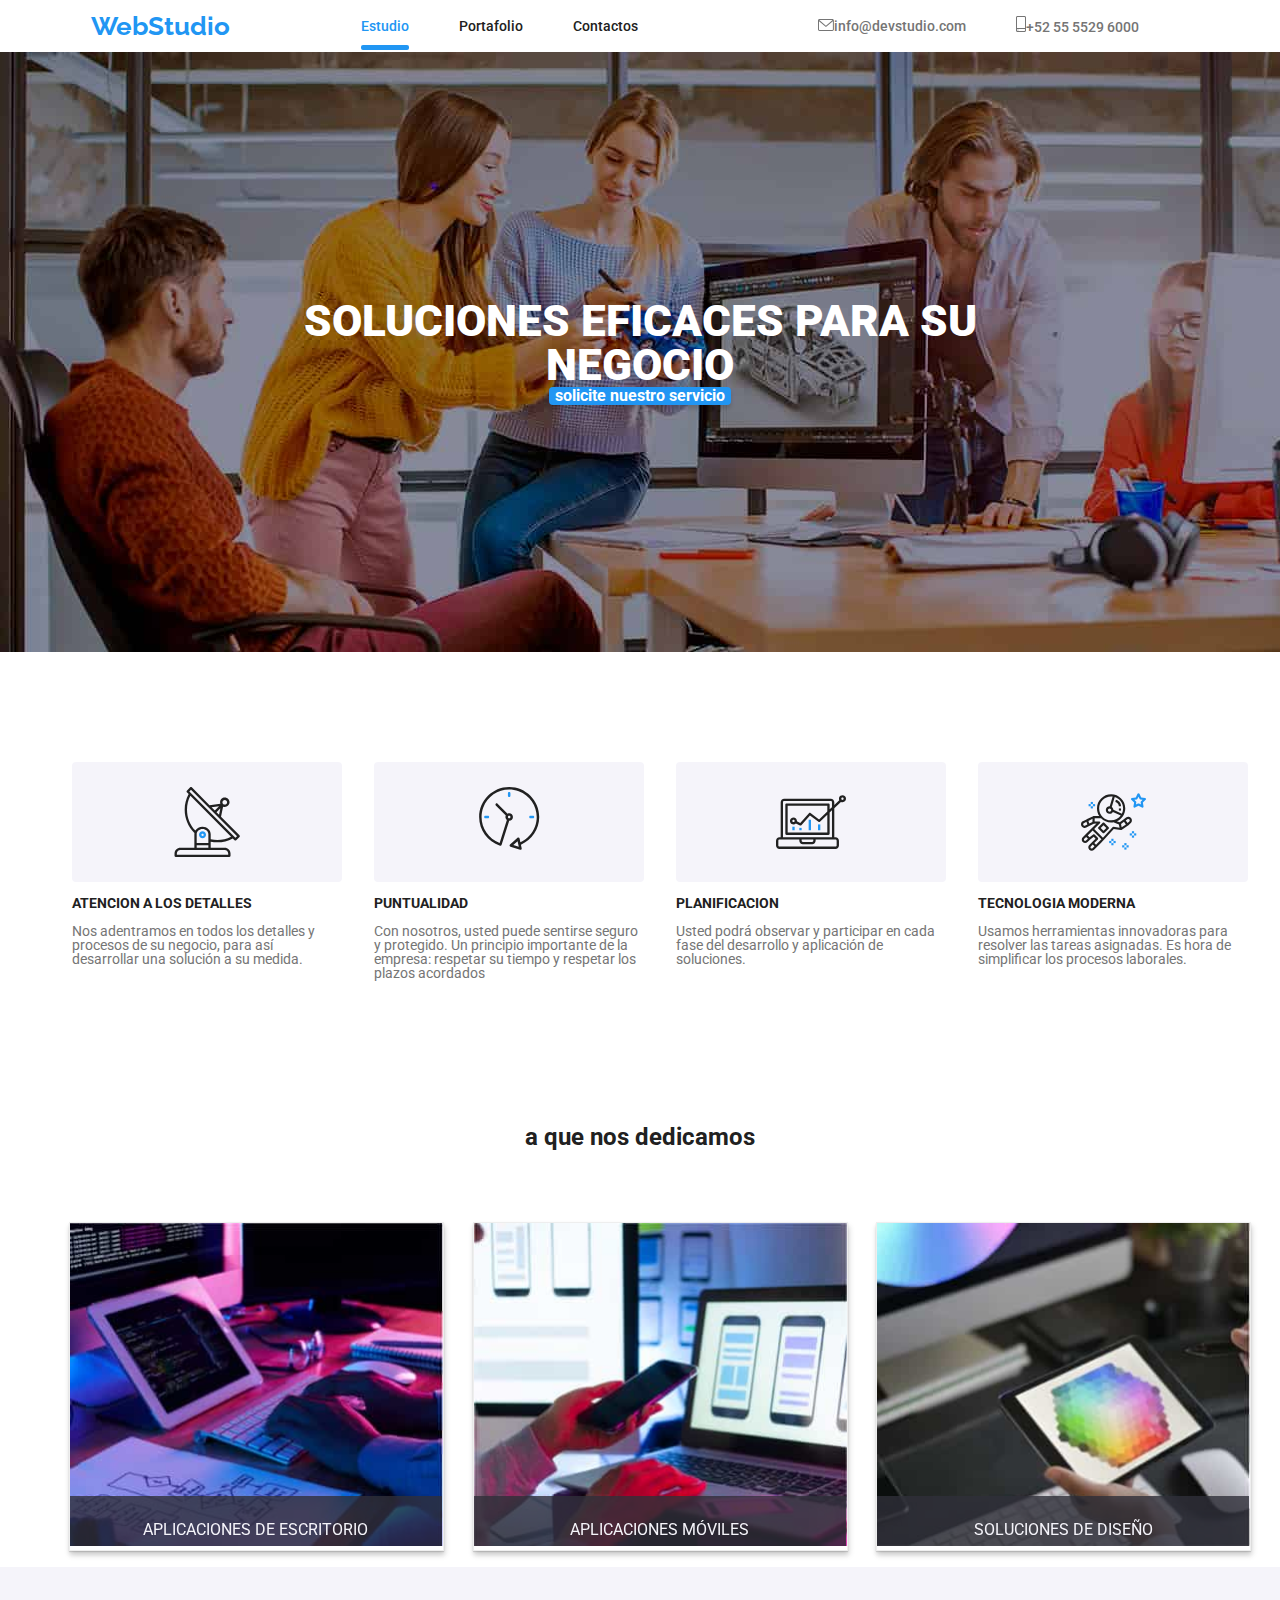
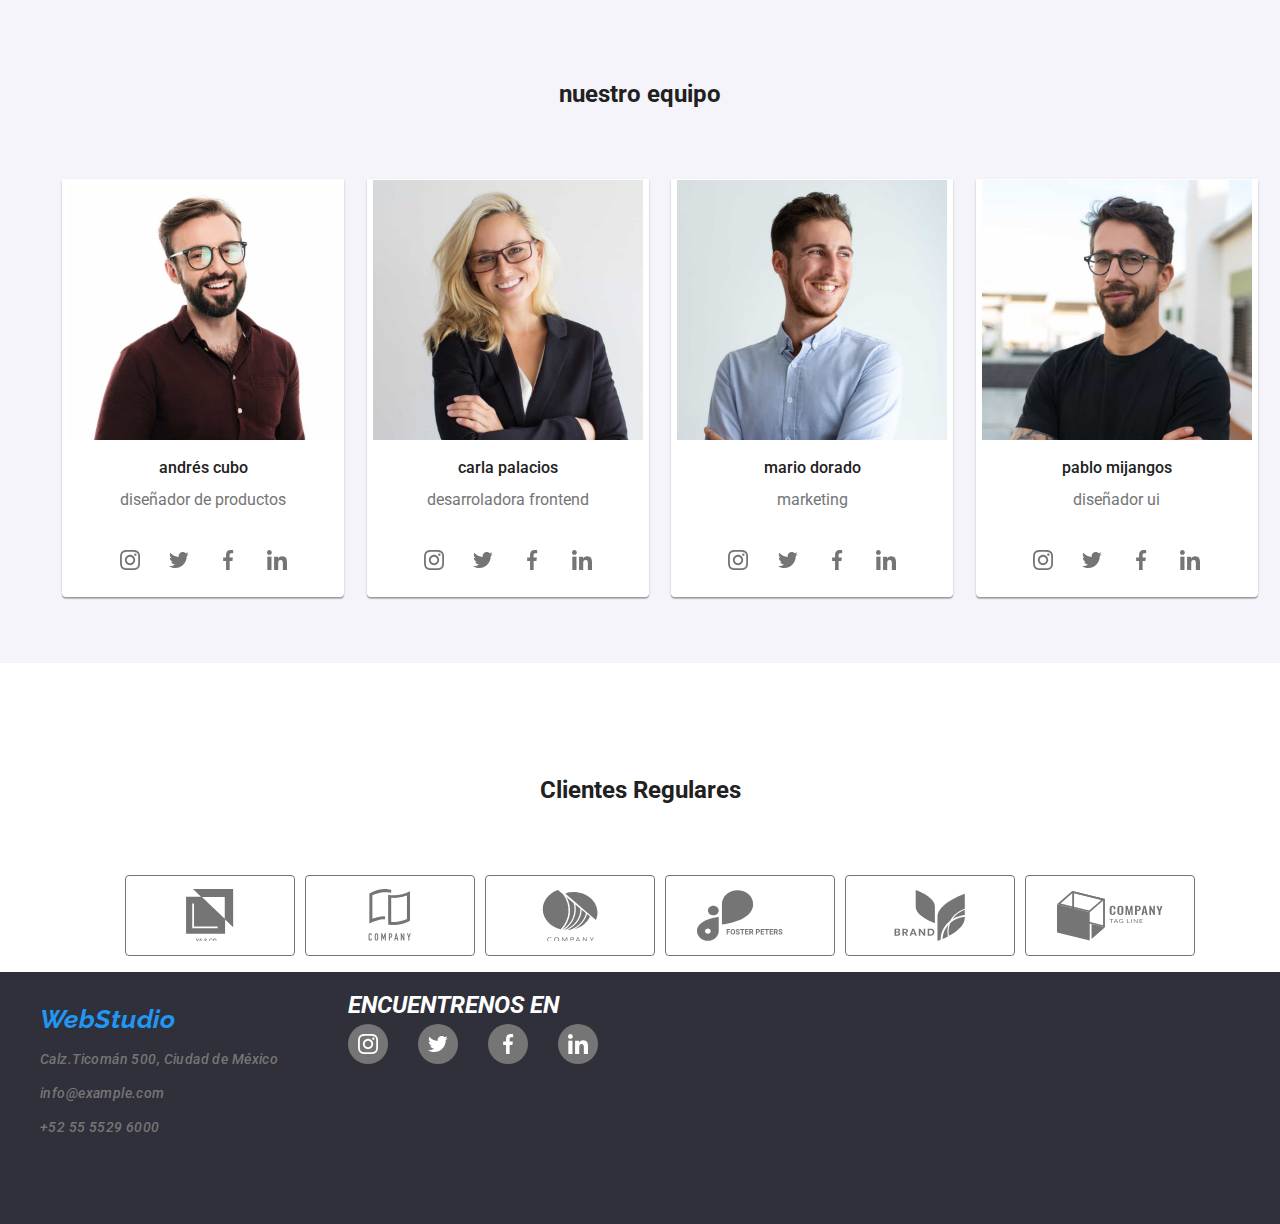
<file: index.html>
<!DOCTYPE html>
<html lang="Es">
  <head>
    <meta charset="UTF-8" />
    <meta name="viewport" content="width=device-width, initial-scale=1.0" />
    <link rel="preconnect" href="https://fonts.googleapis.com">
    <link rel="preconnect" href="https://fonts.gstatic.com" crossorigin>
    <link href="https://fonts.googleapis.com/css2?family=Raleway:wght@700&family=Roboto:wght@400;500;700;900&display=swap" rel="stylesheet">
    <link rel="stylesheet" href="css/modern-normalize.css">
    <link rel="stylesheet" href="css/styles.css" />
    <title>WebStudio</title>

  </head class="container">
  <body class="container">
    <header class="header container">
      <nav class="header-navigation">
        <a class="heder-logo" href="#">WebStudio</a>
        <ul class="heder-menu-list">
          <li>
            <a
              class="header-menu-item-current"
              href="./index.html"
              target=""
              rel="noopener noreferrer"
              >Estudio</a
            >
          </li>
          <li>
            <a
              class="header-menu-item"
              href="./portfolio.html"
              target=""
              rel="noopener noreferrer"
              >Portafolio</a
            >
          </li>
          <li>
            <a
              class="header-menu-item"
              href="#"
              target=""
              rel="noopener noreferrer"
              >Contactos</a
            >
          </li>
        </ul>
        <ul class="header-contact-list">
          <li>
            <a  href="mailto:info@devstudio" class="header-contact"><svg height="12px" width="16px"><use href="./img/icons.svg#icon-correo"></use></svg>info@devstudio.com</a>
          </li>
          <li>
            <a  href="tel:+525555296000" class="header-contact"><svg height="16px" width="10px"><use href="./img/icons.svg#icon-telfono-inteligente"></use></svg>+52 55 5529 6000</a>
          </li>
        </ul>
      </nav>
    </header>

    <main class="container">
      <section class="baner section">
        <div>
        <h1 class="title-baner">soluciones eficaces para su negocio</h1>
        <button class="title-button" type="button" data-modal-open >
          solicite nuestro servicio
        </button>
      </div>
        <div class="backdrop is-hidden" data-modal>
          <div class="modal">
            <button type="button" class="modal-close" data-modal-close >
                <use><svg width="11" height="11" viewBox="0 0 11 11" fill="none" xmlns="http://www.w3.org/2000/svg">
                  <path d="M11 1.10786L9.89214 0L5.5 4.39214L1.10786 0L0 1.10786L4.39214 5.5L0 9.89214L1.10786 11L5.5 6.60786L9.89214 11L11 9.89214L6.60786 5.5L11 1.10786Z" fill="black"/>
                  </svg>
                </use>
            </button>
          </div>
        </div>
      </section>
      <section class="section-features section">
        <h2 class="title-oculto">nuestras ventajas</h2>
        <ul>
          <li>
            <div class="drawing">
              <svg height="70px" width="70px" left="2px" top="0px" border-radius="0px">
                <use href="./img/icons.svg#icon-Grupo"> 
                </use>
              </svg>
            </div>
            <h3 class="title">atencion a los detalles</h3>
            <p class="description">
              Nos adentramos en todos los detalles y procesos de su negocio,
              para así desarrollar una solución a su medida.
            </p>
          </li>
          <li>
            <div class="drawing">
              <svg height="70px" width="70px" left="2px" top="0px" border-radius="0px">
                <use href="./img/icons.svg#icon-reloj"> 
                </use>
              </svg>
            </div>
            <h3 class="title">puntualidad</h3>
            <p class="description">
              Con nosotros, usted puede sentirse seguro y protegido. Un
              principio importante de la empresa: respetar su tiempo y respetar
              los plazos acordados
            </p>
          </li>
          <li>
            <div class="drawing">
              <svg height="70px" width="70px" left="2px" top="0px" border-radius="0px">
                <use href="./img/icons.svg#icon-pc"> 
                </use>
              </svg>
            </div>
            <h3 class="title">planificacion</h3>
            <p class="description">
              Usted podrá observar y participar en cada fase del desarrollo y
              aplicación de soluciones.
            </p>
          </li>
          <li>
            <div class="drawing">
              <svg height="70px" width="65px" left="2px" top="0px" border-radius="0px">
                <use href="./img/icons.svg#icon-astronauta"> 
                </use>
              </svg>
            </div>
            <h3 class="title">tecnologia moderna</h3>
            <p class="description">
              Usamos herramientas innovadoras para resolver las tareas
              asignadas. Es hora de simplificar los procesos laborales.
            </p>
          </li>
        </ul>
      </section>

      <section class="section-a-b-c section">
        <h2 class="section-title">a que nos dedicamos</h2>
        <ul>
          <li>
            <img src="./img/setup.jpg" width="373" alt="programming" />
            <p class="section-a-b-c-text">APLICACIONES DE ESCRITORIO</p>
          </li>
          <li>
            <img src="./img/celular.jpg" width="373" alt="cell phone" />
            <p class="section-a-b-c-text">APLICACIONES MÓVILES</p>
          </li>
          <li>
            <img src="./img/colores.jpg" width="373" alt="color palette" />
            <p class="section-a-b-c-text">SOLUCIONES DE DISEÑO</p>
          </li>
        </ul>
      </section>

      <section class="section-peopleteam section">
        <h2 class="section-title">nuestro equipo</h2>
        <ul>
          <button type="button">
            <img src="./img/team1.jpg" width="270" alt="team1" />
            <h3 class="name">andrés cubo</h3>
            <p class="people-description">diseñador de productos</p>
            <ul class="social-network">
              <li class="social-network-icon">
                <svg width="20px" height="20px">
                  <use href="./img/icons.svg#icon-instagram"></use>
                </svg>
              </li>
              <li class="social-network-icon">
                <svg width="20px" height="20px">
                  <use href="./img/icons.svg#icon-twiter"></use>
                </svg>
              </li>
              <li class="social-network-icon">
                <svg width="20px" height="20px">
                  <use href="./img/icons.svg#icon-facebook"></use>
                </svg>
              </li>
              <li class="social-network-icon">
                <svg width="20px" height="20px">
                  <use href="./img/icons.svg#icon-linkedin"></use>
                </svg>
              </li>
            </ul>
          </button>
          <button type="button">
            <img src="./img/team2.jpg" width="270" alt="team2" />
            <h3 class="name">carla palacios</h3>
            <p class="people-description">desarroladora frontend</p>
            <ul class="social-network">
              <li class="social-network-icon">
                <svg width="20px" height="20px">
                  <use href="./img/icons.svg#icon-instagram"></use>
                </svg>
              </li>
              <li class="social-network-icon">
                <svg width="20px" height="20px">
                  <use href="./img/icons.svg#icon-twiter"></use>
                </svg>
              </li>
              <li class="social-network-icon">
                <svg width="20px" height="20px">
                  <use href="./img/icons.svg#icon-facebook"></use>
                </svg>
              </li>
              <li class="social-network-icon">
                <svg width="20px" height="20px">
                  <use href="./img/icons.svg#icon-linkedin"></use>
                </svg>
              </li>
            </ul>
          </button>
          <button type="button">
            <img src="./img/team3.jpg" width="270" alt="team3" />
            <h3 class="name">mario dorado</h3>
            <p class="people-description">marketing</p>
            <ul class="social-network">
              <li class="social-network-icon">
                <svg width="20px" height="20px">
                  <use href="./img/icons.svg#icon-instagram"></use>
                </svg>
              </li>
              <li class="social-network-icon">
                <svg width="20px" height="20px">
                  <use href="./img/icons.svg#icon-twiter"></use>
                </svg>
              </li>
              <li class="social-network-icon">
                <svg width="20px" height="20px">
                  <use href="./img/icons.svg#icon-facebook"></use>
                </svg>
              </li>
              <li class="social-network-icon">
                <svg width="20px" height="20px">
                  <use href="./img/icons.svg#icon-linkedin"></use>
                </svg>
              </li>
            </ul>
          </button>
          <button type="button">
            <img src="./img/team4.jpg" width="270" alt="team4" />
            <h3 class="name">pablo mijangos</h3>
            <p class="people-description">diseñador ui</p>
            <ul class="social-network">
              <li class="social-network-icon">
                <svg width="20px" height="20px">
                  <use href="./img/icons.svg#icon-instagram"></use>
                </svg>
              </li>
              <li class="social-network-icon">
                <svg width="20px" height="20px">
                  <use href="./img/icons.svg#icon-twiter"></use>
                </svg>
              </li>
              <li class="social-network-icon">
                <svg width="20px" height="20px">
                  <use href="./img/icons.svg#icon-facebook"></use>
                </svg>
              </li>
              <li class="social-network-icon">
                <svg width="20px" height="20px">
                  <use href="./img/icons.svg#icon-linkedin"></use>
                </svg>
              </li>
            </ul>
          </button>
        </ul>
      </section>
      
      <section class="section-customers section">
        <h2 class="section-title">Clientes Regulares</h2>
        <ul class="section-customers-ul">
          <li>
            <a href="#" class="section-customers-a">
              <svg Width="106px" height="52.83px">
                <use href="./img/icons.svg#icon-logo"></use>
              </svg>
            </a>
          </li>
          <li>
            <a href="#" class="section-customers-a">
              <svg Width="106px" height="52.83px">
                <use href="./img/icons.svg#icon-company"></use>
              </svg>
            </a>
          </li>
          <li>
            <a href="#" class="section-customers-a">
              <svg Width="106px" height="52.83px">
                <use href="./img/icons.svg#icon-circulo"></use>
              </svg>
            </a>
          </li>
          <li>
            <a href="#" class="section-customers-a">
              <svg Width="106px" height="52.83px">
                <use href="./img/icons.svg#icon-foster"></use>
              </svg>
            </a>
          </li>
          <li>
            <a href="#" class="section-customers-a">
              <svg Width="106px" height="52.83px">
                <use href="./img/icons.svg#icon-brand"></use>
              </svg>
            </a>
          </li>
          <li>
            <a href="#" class="section-customers-a">
              <svg Width="106px" height="52.83px">
                <use href="./img/icons.svg#icon-tac-line"></use>
              </svg>
            </a>
          </li>
        </ul>
      </section>
    </main>

    <footer class="footbar container">
      <address class="footbar-navigatio">
        <ul class="footbar-contact-list">
          <a class="footbar-logo-link" href="#">WebStudio</a>
          <li>
            <a class="footbar-contact" href="#">Calz.Ticomán 500, Ciudad de México</a>
          </li>
          <li>
            <a class="footbar-contact" href="#">info@example.com</a>
          </li>
          <li>
            <a class="footbar-contact" href="#">+52 55 5529 6000 </a>
          </li>
        </ul>
        <div class="foot-socialnetworks">
          <h2>ENCUENTRENOS EN</h2>
          <ul clas="foot-network">
            <li class="foot-network-icon">
              <svg width="20px" height="20px">
                <use href="./img/icons.svg#icon-instagram"></use>
              </svg>
            </li>
            <li class="foot-network-icon">
              <svg width="20px" height="20px">
                <use href="./img/icons.svg#icon-twiter"></use>
              </svg>
            </li>
            <li class="foot-network-icon">
              <svg width="20px" height="20px">
                <use href="./img/icons.svg#icon-facebook"></use>
              </svg>
            </li>
            <li class="foot-network-icon">
              <svg width="20px" height="20px">
                <use href="./img/icons.svg#icon-linkedin"></use>
              </svg>
            </li>
          </ul>
        </div>
      </address>
    </footer>
    <script src="./js/modal.js"></script>
  </body>
</html>
</file>
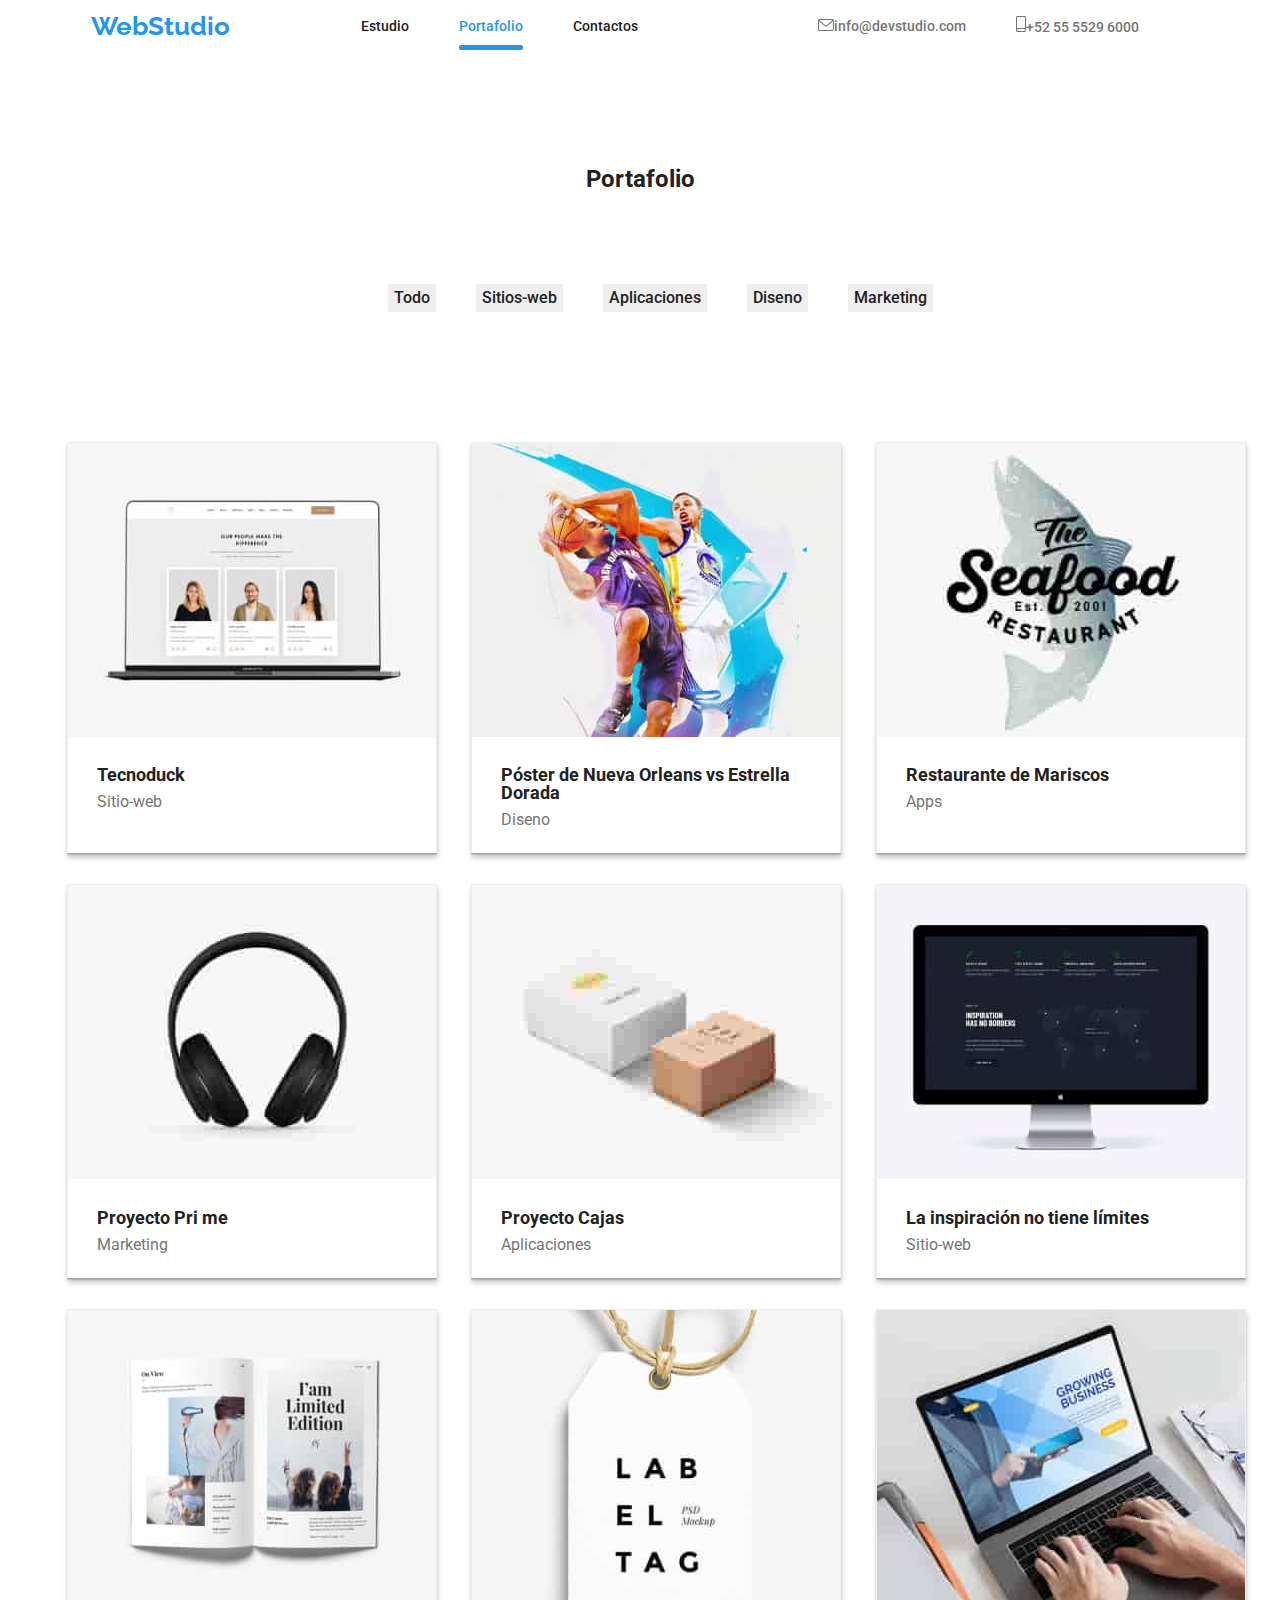
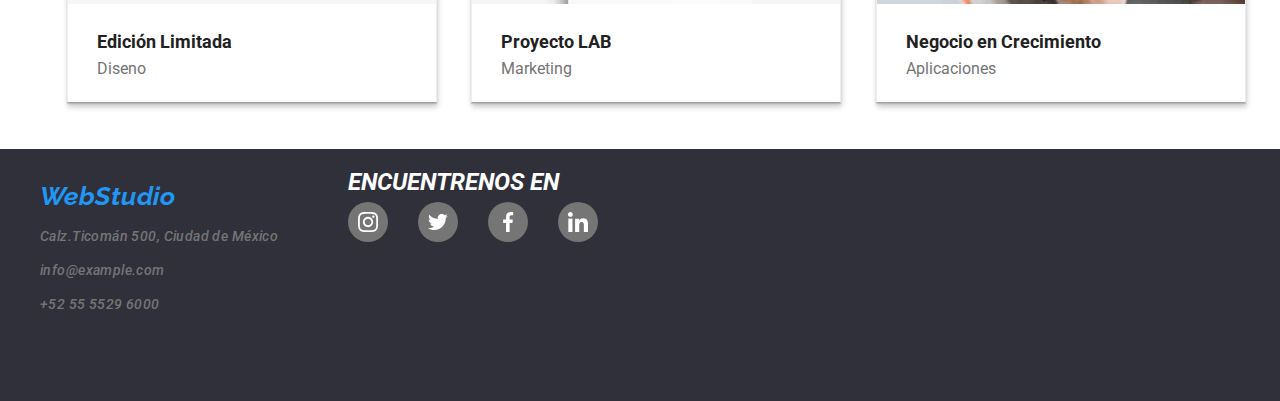
<file: portfolio.html>
<!DOCTYPE html>
<html lang="es">
  <head>
    <meta charset="UTF-8" />
    <meta name="viewport" content="width=device-width, initial-scale=1.0" />
    <link rel="preconnect" href="https://fonts.googleapis.com" />
    <link rel="preconnect" href="https://fonts.gstatic.com" crossorigin />
    <link
      href="https://fonts.googleapis.com/css2?family=Raleway:wght@700&family=Roboto:wght@400;500;700;900&display=swap"
      rel="stylesheet"
    />
    <link rel="stylesheet" href="css/modern-normalize.css" />
    <link rel="stylesheet" href="css/styles.css" />
  </head>
  <body>
    <header class="header container">
      <nav class="header-navigation">
        <a class="heder-logo" href="#">WebStudio</a>
        <ul class="heder-menu-list">
          <li>
            <a
              class="header-menu-item"
              href="./index.html"
              target=""
              rel="noopener noreferrer"
              >Estudio</a
            >
          </li>
          <li>
            <a
              class="header-menu-item-current"
              href="./portfolio.html"
              target=""
              rel="noopener noreferrer"
              >Portafolio</a
            >
          </li>
          <li>
            <a
              class="header-menu-item"
              href="#"
              target=""
              rel="noopener noreferrer"
              >Contactos</a
            >
          </li>
        </ul>
        <ul class="header-contact-list">
          <li>
            <a href="mailto:info@devstudio" class="header-contact"
              ><svg height="12px" width="16px">
                <use href="./img/icons.svg#icon-correo"></use></svg
              >info@devstudio.com</a
            >
          </li>
          <li>
            <a href="tel:+525555296000" class="header-contact"
              ><svg height="16px" width="10px">
                <use href="./img/icons.svg#icon-telfono-inteligente"></use></svg
              >+52 55 5529 6000</a
            >
          </li>
        </ul>
      </nav>
    </header>

    <main class="container">
      <section class="portfolio section">
        <h2 class="section-title">Portafolio</h2>
        <ul class="portfolio-list">
          <li>
            <button class="portfolio-button" type="button">Todo</button>
          </li>
          <li>
            <button class="portfolio-button" type="button">Sitios-web</button>
          </li>
          <li>
            <button class="portfolio-button" type="button">Aplicaciones</button>
          </li>
          <li>
            <button class="portfolio-button" type="button">Diseno</button>
          </li>
          <li>
            <button class="portfolio-button" type="button">Marketing</button>
          </li>
        </ul>

        <ul class="portfolio-list-card section">
          <div class="card-button">
            <div class="card-image">
              <picture
                ><img src="./img/tecnoduck.jpg" width="370" alt="Tecnoduck"/></picture>
              <div class="card-animation">
                <p>
                  Tecnoduck es una plataforma de distribución de coronavirus de
                  última generación. Las compañías usan esta plataforma para el
                  espionaje digital y los ataques a los servidores seguros de la
                  competencia.
                </p>
              </div>
            </div>
            <div class="text-card">
              <h3 class="portfolio-text">Tecnoduck</h3>
              <p class="portfoloi-function">Sitio-web</p>
            </div>
          </div>
          <div class="card-button">
            <div class="card-image">
              <picture>
            <img src="./img/poster.jpg" width="370" alt="Póster de Nueva Orleans vs Estrella Dorada"/></picture>
            <div class="card-animation">
              <p>
                Tecnoduck es una plataforma de distribución de coronavirus de
                última generación. Las compañías usan esta plataforma para el
                espionaje digital y los ataques a los servidores seguros de la
                competencia.
              </p>
            </div>
          </div>
            <div class="text-card">
            <h3 class="portfolio-text">
              Póster de Nueva Orleans vs Estrella Dorada
            </h3>
            <p class="portfoloi-function">Diseno</p>
            </div>
          </div>
          <div class="card-button">
            <div class="card-image">
              <picture>
            <img src="./img/aplicaciones.jpg" width="370" alt="Restaurante de Mariscos"/></picture>
            <div class="card-animation">
              <p>
                Tecnoduck es una plataforma de distribución de coronavirus de
                última generación. Las compañías usan esta plataforma para el
                espionaje digital y los ataques a los servidores seguros de la
                competencia.
              </p>
            </div>
          </div>
            <div class="text-card">
            <h3 class="portfolio-text">
              Restaurante de Mariscos
            </h3>
            <p class="portfoloi-function">
              Apps
            </p>
            </div>
          </div>
          <div class="card-button">
            <div class="card-image">
              <picture>
            <img src="./img/marketing.jpg" width="370" alt="Proyecto Pri me"/></picture>
            <div class="card-animation">
              <p>
                Tecnoduck es una plataforma de distribución de coronavirus de
                última generación. Las compañías usan esta plataforma para el
                espionaje digital y los ataques a los servidores seguros de la
                competencia.
              </p>
            </div>
          </div>
            <div class="text-card">
            <h3 class="portfolio-text">
              Proyecto Pri me
            </h3>
            <p class="portfoloi-function">Marketing</p>
            </div>
          </div>
          <div class="card-button">
            <div class="card-image">
              <picture>
            <img src="./img/proyecto cajas.jpg" width="370" alt="Proyecto Cajas"/></picture>
            <div class="card-animation">
              <p>
                Tecnoduck es una plataforma de distribución de coronavirus de
                última generación. Las compañías usan esta plataforma para el
                espionaje digital y los ataques a los servidores seguros de la
                competencia.
              </p>
            </div>
          </div>
            <div class="text-card">
            <h3 class="portfolio-text">
              Proyecto Cajas
            </h3>
            <p class="portfoloi-function">Aplicaciones</p>
            </div>
          </div>
          <div class="card-button">
            <div class="card-image">
              <picture>
            <img src="./img/sitioweb.jpg" width="370" alt="La inspiración no tiene límites"/></picture>
            <div class="card-animation">
              <p>
                Tecnoduck es una plataforma de distribución de coronavirus de
                última generación. Las compañías usan esta plataforma para el
                espionaje digital y los ataques a los servidores seguros de la
                competencia.
              </p>
            </div>
          </div>
            <div class="text-card">
            <h3 class="portfolio-text">
              La inspiración no tiene límites
            </h3>
            <p class="portfoloi-function">Sitio-web</p>
            </div>
          </div>
          <div class="card-button">
            <div class="card-image">
              <picture>
            <img src="./img/diseño.jpg" width="370" alt="Edición Limitada"/></picture>
            <div class="card-animation">
              <p>
                Tecnoduck es una plataforma de distribución de coronavirus de
                última generación. Las compañías usan esta plataforma para el
                espionaje digital y los ataques a los servidores seguros de la
                competencia.
              </p>
            </div>
          </div>
            <div class="text-card">
            <h3 class="portfolio-text">
              Edición Limitada
            </h3>
            <p class="portfoloi-function">Diseno</p>
            </div>
          </div>
          <div class="card-button">
            <div class="card-image">
              <picture>
            <img src="./img/proyecto LAB.jpg" width="370" alt="Proyecto LAB"/></picture>
            <div class="card-animation">
              <p>
                Tecnoduck es una plataforma de distribución de coronavirus de
                última generación. Las compañías usan esta plataforma para el
                espionaje digital y los ataques a los servidores seguros de la
                competencia.
              </p>
            </div>
          </div>
            <div class="text-card">
            <h3 class="portfolio-text">
              Proyecto LAB
            </h3>
            <p class="portfoloi-function">Marketing</p>
            </div>
          </div>
          <div class="card-button">
            <div class="card-image">
              <picture>
            <img src="./img/negocio.jpg" width="370" alt="Negocio en Crecimiento"/></picture>
            <div class="card-animation">
              <p>
                Tecnoduck es una plataforma de distribución de coronavirus de
                última generación. Las compañías usan esta plataforma para el
                espionaje digital y los ataques a los servidores seguros de la
                competencia.
              </p>
            </div>
          </div>
            <div class="text-card">
            <h3 class="portfolio-text">
              Negocio en Crecimiento
            </h3>
            <p class="portfoloi-function">Aplicaciones</p>
            </div>
          </div>
        </ul>
      </section>
    </main>

    <footer class="footbar container">
      <address class="footbar-navigatio">
        <ul class="footbar-contact-list">
          <a class="footbar-logo-link" href="#">WebStudio</a>
          <li>
            <a class="footbar-contact" href="#"
              >Calz.Ticomán 500, Ciudad de México</a
            >
          </li>
          <li>
            <a class="footbar-contact" href="#">info@example.com</a>
          </li>
          <li>
            <a class="footbar-contact" href="#">+52 55 5529 6000 </a>
          </li>
        </ul>
        <div class="foot-socialnetworks">
          <h2>ENCUENTRENOS EN</h2>
          <ul clas="foot-network">
            <li class="foot-network-icon">
              <svg width="20px" height="20px">
                <use href="./img/icons.svg#icon-instagram"></use>
              </svg>
            </li>
            <li class="foot-network-icon">
              <svg width="20px" height="20px">
                <use href="./img/icons.svg#icon-twiter"></use>
              </svg>
            </li>
            <li class="foot-network-icon">
              <svg width="20px" height="20px">
                <use href="./img/icons.svg#icon-facebook"></use>
              </svg>
            </li>
            <li class="foot-network-icon">
              <svg width="20px" height="20px">
                <use href="./img/icons.svg#icon-linkedin"></use>
              </svg>
            </li>
          </ul>
        </div>
      </address>
    </footer>
  </body>
</html>
</file>
<file: css/styles.css>
:root {
    --primary-text-color: #212121;
    --secondary-text-color: #757575;
    --accent-color: #2196F3;
    --secondary-accent-color:#FFFFFF;
    --primary-background-color: #ffffff;
    --secondary-background-color: #2F303A;
    --vector-background-color:#F5F4FA;
    --vector-text-color: #757575;
    --vector-text-pointer: #2196F3; 
    --cubic: cubic-bezier(0.4, 0, 0.2, 1);
}
h2{
    padding-bottom: 50px;
}
body{
    font-family:"Roboto","Arial",sans-serif;
    color: var(--primary-text-color);
    margin: 0%;
}
li {
    list-style: none;
}
.container{
    text-align: center;
    max-width: 100%;
    width: 1200;
    margin: 0%;
}
.section{
    padding-top: 94px;
}
/*header*/
nav{
    display: flex;
    justify-content: space-evenly;
    align-items: center;
}
nav li{
    padding-right: 50px;
}
.heder-menu-list{
    display: flex;
    align-items: center;
}
.header-contact-list{
    display: flex;
    align-items: center;
}
.heder-menu-list a{
    position: relative;
}
.heder-logo{
font-family: 'Raleway';
font-weight: 700;
font-size: 26px;
line-height: 1;
color:var(--accent-color);
text-decoration: none;
}
.heder-menu-list ::after{
    content: "";
    background-color: var(--accent-color);
    position: absolute;
    left: 0;
    top: 170%;
    width: 100%;
    height: 5px;
    border-radius: 2px;
    opacity: 0;
}
.heder-menu-list .header-menu-item-current::after{
    opacity: 1;
}

.header-menu-item-current{
font-weight: 500;
font-size: 14px;
line-height: 1;
color: var(--accent-color);
text-decoration: none;
transition: color 250ms var(--cubic);
position: relative;
}
.header-menu-item{
font-weight: 500;
font-size: 14px;
line-height: 1;
color: var(--primary-text-color);
text-decoration: none;
transition: color 250ms var(--cubic);
position: relative;
}

.header-contact{
font-weight: 500;
font-size: 14px;
line-height: 1;
color: var(--secondary-text-color);
fill: var(--secondary-text-color);
text-decoration: none;
transition: color 250ms var(--cubic);
}
.header-menu-item:hover,
.header-menu-item:focus,
.header-menu-item-current,
.header-contact:hover,
.header-contact:focus{
    color: var(--accent-color);
    fill: var(--accent-color);
}

/*main*/
.baner{
    background-image: url("../img/backgraund.jpg");
    background-color: var(--secondary-background-color);
    height: 600px;
    display: flex;
    flex-direction: column;
    justify-content: center;
    align-items: center;
    padding: 0 0;
}

.title-baner{
    width: 696px;
    margin: 0px;
font-weight: 900;
font-size: 44px;
line-height: 1;
text-align: center;
text-transform: uppercase;
color: #FFFFFF;
}
.title-button{
font-weight: 700;
font-size: 16px;
line-height: 1;
color: #FFFFFF;
background: var(--accent-color);
box-shadow: 0px 4px 4px rgba(0, 0, 0, 0.15);
border-radius: 4px;
border: 1px;
cursor: pointer;
}

/*main section-features*/
.drawing{
width: 270px;
height: 120px;
left: 206px;
top: 769px;
background-color: var(--vector-background-color);
border-radius: 4px;
display: flex;
align-items: center;
justify-content: center;
}

.section-features li{
    width: 270px;
}
.section-features ul{
    display: flex;
    justify-content: space-evenly;
}
.title-oculto{
    display: none;
}
.title{
display: flex;
text-transform: uppercase;
font-weight: 700;
font-size: 14px;
line-height: 1;
color: var(--primary-text-color);
}
.description{
    display: flex;
font-weight: 400;
font-size: 14px;
line-height: 1;
text-align: left;
color: var(--secondary-text-color);
}
/*main section-a-b-c*/
.section-a-b-c ul{
    display: flex;
    justify-content: space-evenly;
    background: #FFFFFF;
}
.section-a-b-c ul li{
    border: 1px solid #EEEEEE;
    box-shadow: 0px 1px 1px rgba(0, 0, 0, 0.12), 0px 4px 4px rgba(0, 0, 0, 0.06), 1px 4px 6px rgba(0, 0, 0, 0.16);
}
.section-a-b-c-text{
    position: absolute;
    color: #f5f4fa;
    width: 372px;
    height: 50px;
    padding:20px;
    background: rgba(47, 48, 58, 0.8);
    font-weight: 400;
    font-size: 16px;
    line-height: 1.8;
    text-align: center;
    top: 1480px;
}

/*main section-peopleteam*/
.section-peopleteam{
    background-color: #F5F4FA;
    padding-bottom: 50px;
}
.section-peopleteam ul{
    display: flex;
    justify-content: space-evenly;
}
.section-peopleteam button{
    background-color: rgb(255, 255, 255);
    font-family: 'Roboto';
    font-style: normal;
    border: 1px;
    cursor: pointer;
    box-shadow: 0px 1px 3px rgba(0, 0, 0, 0.12), 0px 1px 1px rgba(0, 0, 0, 0.14), 0px 2px 1px rgba(0, 0, 0, 0.2);  
    border-radius: 0px 0px 4px 4px;
    justify-content: space-evenly;
}
.name{
font-weight: 500;
font-size: 16px;
line-height: 1;
color: var(--primary-text-color);
}
.people-description{
font-weight: 400;
font-size: 16px;
line-height: 1;
color: var(--secondary-text-color);
}
.social-network{
    display: flex;
    flex-direction: row;
    justify-content: space-evenly;
    padding: 16px 32px;
}
.social-network-icon{
    border-radius: 40px;
    width: 40px;
    height: 40px;
    cursor: pointer;
    font-weight: 400;
    fill: var(--secondary-text-color);
    background-color: var(--secondary-accent-color);
    display: flex;
    align-items: center;
    justify-content: center;
    transition: 250ms var(--cubic);
}
.social-network-icon:hover,
.social-network-icon:focus{
    background-color: var(--accent-color);
    fill: var(--secondary-accent-color);
}
/*main section-customers*/
.section-customers-ul{
    display: flex;
    justify-content: center;
    flex-wrap: wrap;
    gap:10px;
}
.section-customers-a {
    display: flex;
    flex-direction: column;
    align-items: center;
    justify-content: center;
    fill: var(--vector-text-color);
    border: 1px solid var(--secondary-text-color);
    height: 81px;
    width: 170px;
    border-radius: 4px;
    transition: 250ms var(--cubic);
}
.section-customers-a:hover,
.section-customers-a:focus{
    border: 1px solid var(--accent-color);
    fill: var(--vector-text-pointer);
}

/*footer*/
.footbar{
    height: 252px;
    left: 0px;
    background: var(--secondary-background-color);
    display: flex;
}
.footbar-navigatio{
    padding-top:20px;
    display: flex;
    gap: 30px;
}
.footbar-contact-list{
    display: flex;
    flex-direction: column;
    gap: 20px;
    font-size: 14px;
    font-weight: 400;
    line-height: 16px;
    letter-spacing: 0.03em;
    text-align: center;
    justify-content: left;
}
.footbar-logo-link{
font-family: 'Raleway';
font-weight: 700;
font-size: 26px;
line-height: 1;
color: var(--accent-color);
text-decoration: none;
display: flex;
}
.footbar-contact{
    font-weight: 500;
font-size: 14px;
line-height: 1;
color: var(--secondary-text-color);
text-decoration: none;
display: flex;
}
.footbar-contact:hover,
.footbar-contact:focus{
    color: var(--secondary-accent-color);
}
.foot-socialnetworks h2{
    color: #FFFFFF;
    margin: 0px;
    padding-bottom: 5px;
}
.foot-socialnetworks ul {
    margin: 0px;
    display: flex;
    flex-direction: row;
    justify-content: space-around;
    gap: 30px;
}
.foot-network-icon{
    border-radius: 40px;
    width: 40px;
    height: 40px;
    cursor: pointer;
    font-weight: 400;
    fill: var(--secondary-accent-color);
    background-color: var(--secondary-text-color);
    display: flex;
    align-items: center;
    justify-content: center;
    transition: 250ms var(--cubic);
}
.foot-network-icon:hover,
.foot-network-icon:focus{
    background-color: var(--accent-color) ;
}
/*portfolio*/
.portfolio-list{
    display: flex;
    justify-content:center;
}
.portfolio-list button{
line-height: 26px;
margin: 20px;
}

.portfolio-list-card{
    display: flex;
    flex-wrap: nowrap;
}
.portfolio-list-card div{
text-align: left;
font-family: 'Roboto';
}
.portfolio-list-card {
    display: flex;
    flex-wrap: wrap;
    justify-content:space-evenly ;
}
.portfolio-button{
    font-family: 'Roboto';
font-weight: 500;
font-size: 16px;
line-height: 1;
color:var(--primary-text-color);
cursor: pointer;
border: 1px;
transition: color 250ms var(--cubic);
}
.portfolio-button:hover,
.portfolio-button:focus {
    color: var(--secondary-accent-color);
    background-color: var(--accent-color);
}
.card-button{
    width: 370px;
    font-family: 'Roboto';
    background: #FFFFFF;
    border: 1px solid #EEEEEE;
    border-bottom: 1px solid #a3a3a3;
    margin-bottom: 30px;
    padding-left: 0px;
    padding-right: 0px;
    background: #FFFFFF;
    box-shadow: 0px 1px 1px rgba(0, 0, 0, 0.12), 0px 4px 4px rgba(0, 0, 0, 0.06), 1px 4px 6px rgba(0, 0, 0, 0.16);
    margin-right: 8px;
    position: relative;
}
.card-image{
    position: relative;
    overflow: hidden;
    cursor: pointer;
}
.card-animation{
    top:101%;
    position: absolute;
    width: 100%;
    height: 100%;
    background: rgba(33, 150, 243, 0.9);
    padding: 40px 19px;
    color: #ffffff;
    transition: transform 250ms ease;
    transition-timing-function: var(--cubic)
}
.card-image:hover .card-animation{
    transform: translateY(-101%);
}
.text-card{
    padding: 20px 24px;
    position: relative;
}
.portfolio-text{
font-weight: 700;
font-size: 18px;
line-height: 1;
color: var(--primary-text-color);
cursor: pointer;
margin: 0%;
padding: 5px;
position: relative;
}
.portfoloi-function{
font-weight: 400;
font-size: 16px;
line-height: 1;
color:var(--secondary-text-color);
cursor: pointer;
margin: 0%;
padding: 5px;
position: relative;
}
/*ventana modal*/
.backdrop.is-hidden{
    opacity: 0;
    visibility: visible;
    pointer-events: none;
}

.backdrop{
    position: fixed;
    padding: 93px;
    padding-right: 15px;
    padding-left: 15px;
    top: 0;
    bottom: 0;
    width: 100vw;
    height: 100vh;
    background-color: rgba(0,0,0,.2);
    transition-duration: 250ms;
    transition-timing-function: cubic-bezier(0.4, 0, 0.2, 1);
}
.backdrop.is-hidden .modal {
    transform: translate(-50%, -50%) scale(0.1);
}
.modal{
    margin-right: auto;
    margin-left: auto;
    position: relative;
    width: 100%;
    max-width: 450px;
    height: 481px;
    border-radius: 4px;
    background-color: #fff;
    display: flex;
    justify-content: flex-end;
    box-shadow: 0px 1px 3px rgba(0,0,0,.12), 0px 1px 1px rgba(0,0,0,.14), 0px 2px 1px rgba(0,0,0,.2);
    transition-duration: 250ms;
    transition-timing-function: cubic-bezier(0.4, 0, 0.2, 1);
}
.modal-close{
    border: 1px solid rgba(0,0,0,.1);
    width: 30px;
    height: 30px;
    padding-left: 6px;
    border-radius: 100%;
    background-color: #fff;
    fill: #212121;
    transition-duration: 250ms;
    transition-timing-function: cubic-bezier(0.4, 0, 0.2, 1);
    cursor: pointer;
}
</file>
